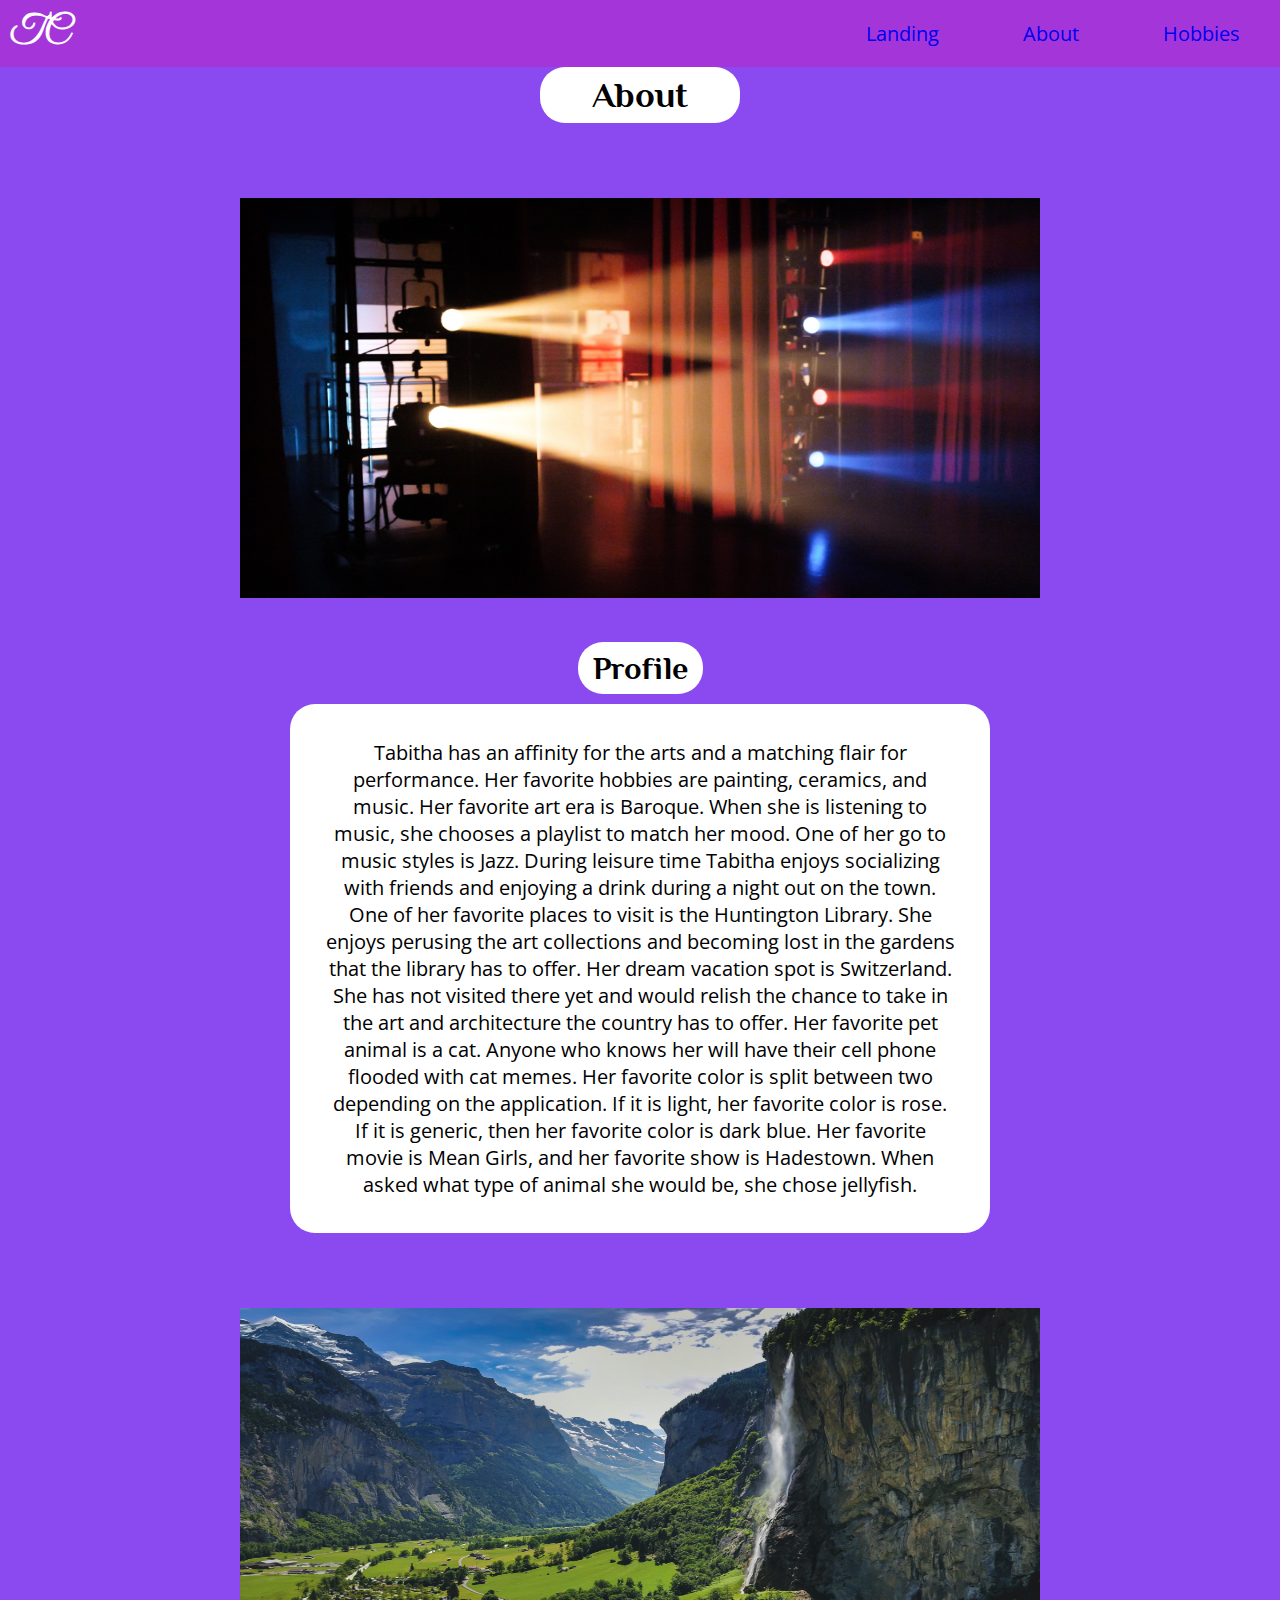
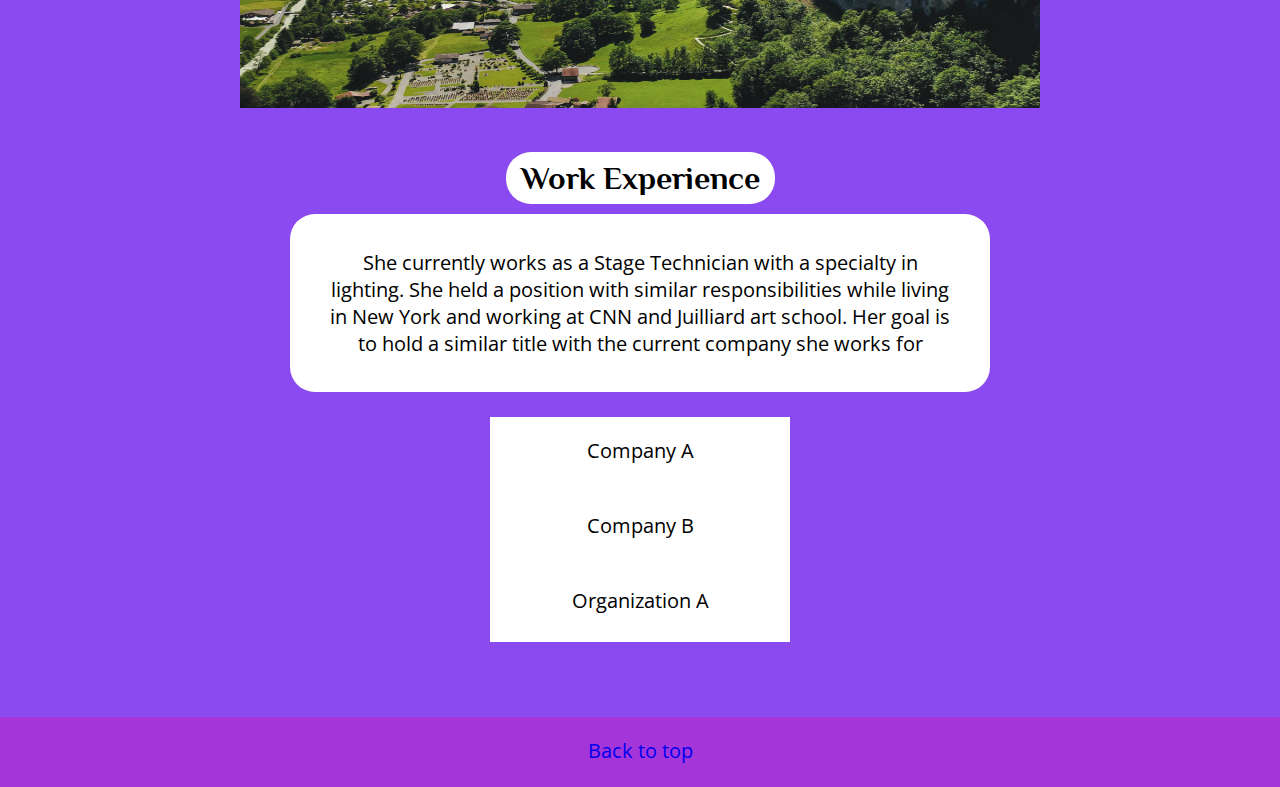
<file: about.html>
<!DOCTYPE html>
<html lang="en">
<head>
    <title>BioSite Landing</title>
    <link rel="stylesheet" href="biosite.css">
    <link rel="preconnect" href="https://fonts.googleapis.com">
    <link rel="preconnect" href="https://fonts.gstatic.com" crossorigin>
    <link href="https://fonts.googleapis.com/css2?family=Great+Vibes&family=Open+Sans:ital,wght@0,300;0,400;0,700;1,300;1,400;1,700&family=Philosopher:ital,wght@0,400;0,700;1,400;1,700&display=swap" rel="stylesheet">
</head>

<body>
    <header>
        <h3 class="logo" id="top">TC</h3>
        <nav>
            <ul class="menu_links">
                <li><a href="landing.html">Landing</a></li>
                <li><a href="about.html">About</a></li>
                <li><a href="hobbies.html">Hobbies</a></li>
            </ul>
        </nav>
    </header>
    <div id="container">
    <section>
        <h1 id="about">About</h1>
        <img id="job" src="Images/Backstage.jpg" alt="Picture of stage lighting">
        <div id="jobdesc">
            <h2>Profile</h2>
            <p>Tabitha has an affinity for the arts and a matching flair for performance. Her favorite hobbies are painting, ceramics, and music. Her favorite art era is Baroque. When she is listening to music, she chooses a playlist to match her mood. One of her go to music styles is Jazz. During leisure time Tabitha enjoys socializing with friends and enjoying a drink during a night out on the town. One of her favorite places to visit is the Huntington Library. She enjoys perusing the art collections and becoming lost in the gardens that the library has to offer.
                Her dream vacation spot is Switzerland. She has not visited there yet and would relish the chance to take in the art and architecture the country has to offer. Her favorite pet animal is a cat. Anyone who knows her will have their cell phone flooded with cat memes. Her favorite color is split between two depending on the application. If it is light, her favorite color is rose. If it is generic, then her favorite color is dark blue. Her favorite movie is Mean Girls, and her favorite show is Hadestown. When asked what type of animal she would be, she chose jellyfish.</p>
        </div>
    </section>
    <section>
        <img id="work" src="Images/Switzerland.jpg" alt="Picture of mountains in Switzerland">
        <div id="workdesc">
            <h2>Work Experience</h2>
            <p>She currently works as a Stage Technician with a specialty in lighting. She held a position with similar responsibilities while living in New York and working at CNN and Juilliard art school. Her goal is to hold a similar title with the current company she works for</p>
        </div>
        <div id="worklist">
            <ul id="workexp">
                <li>Company A</li>
                <li>Company B</li>
                <li>Organization A</li>
            </ul>
        </div>
    </section>
    </div>
    <footer>
        <div id="toplink">
            <a href="#about" id="toplink">Back to top</a>
        </div>
    </footer>
</body>
</html>
</file>
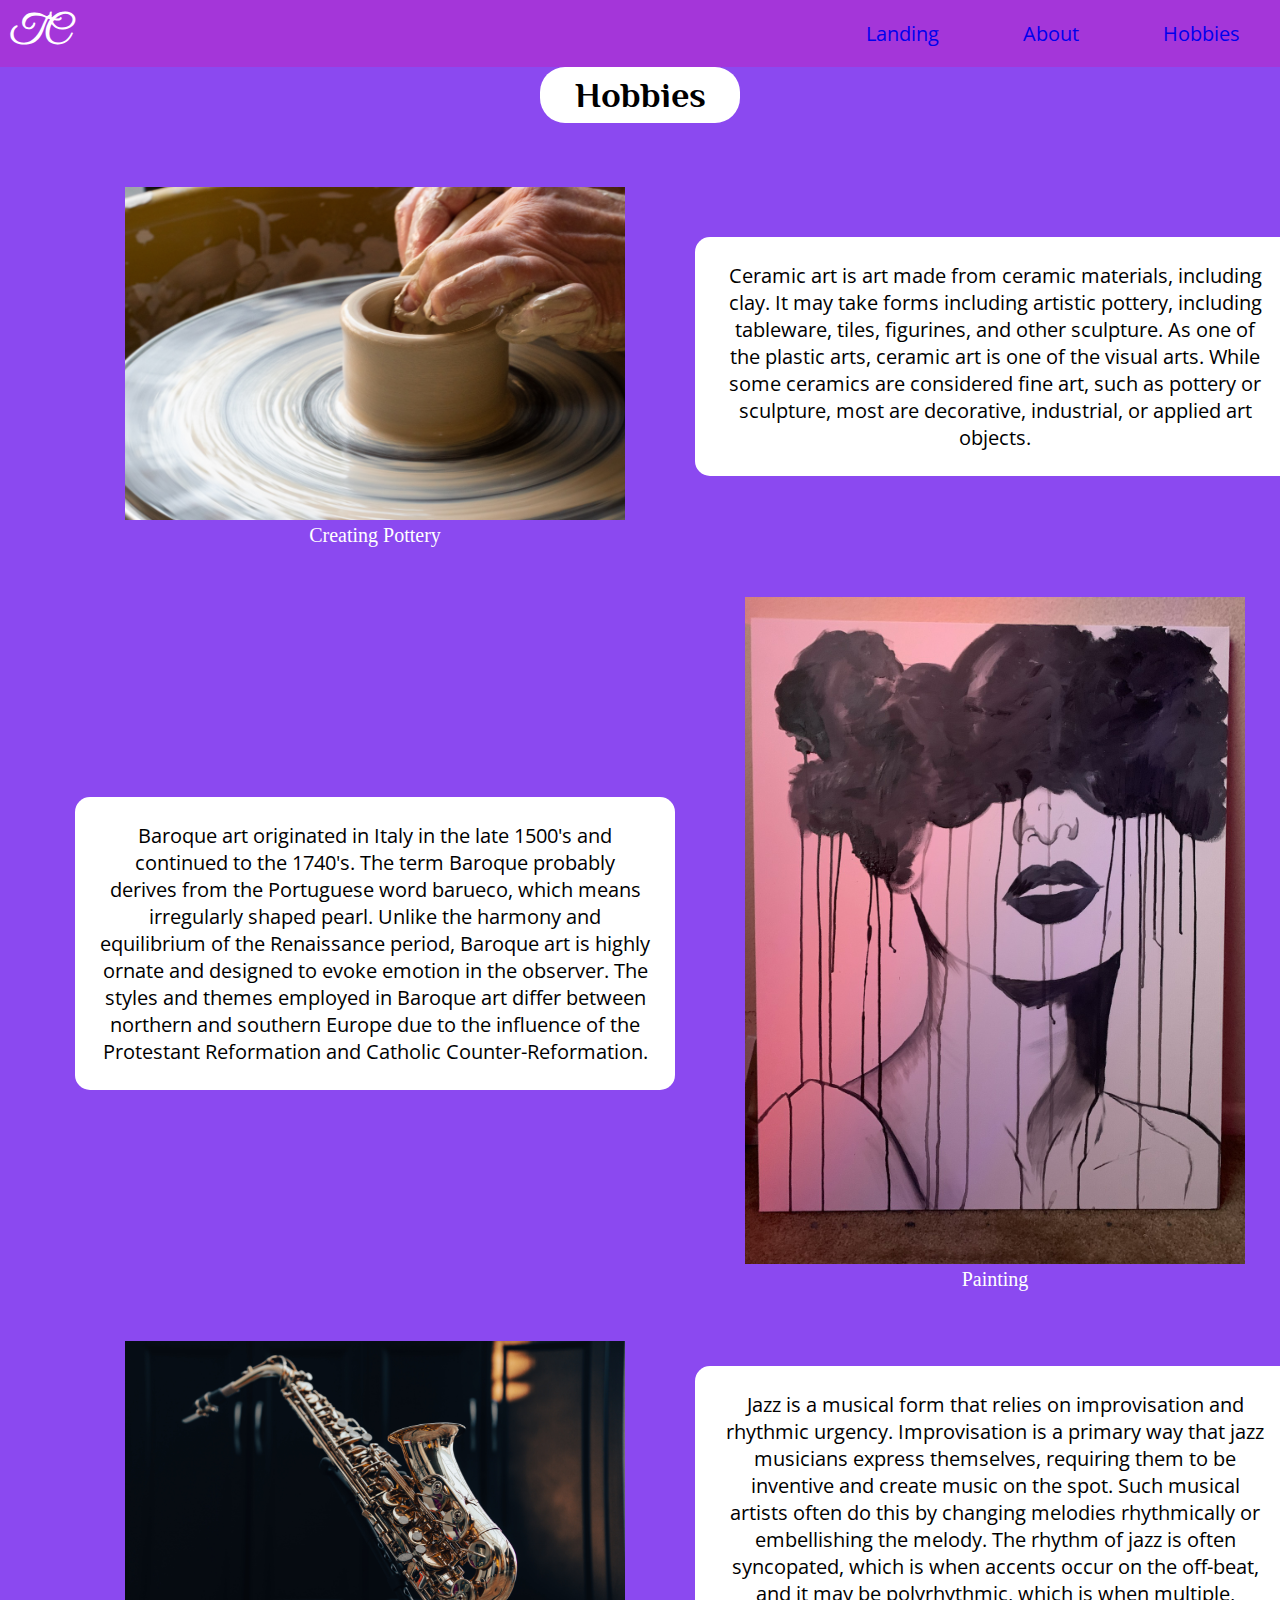
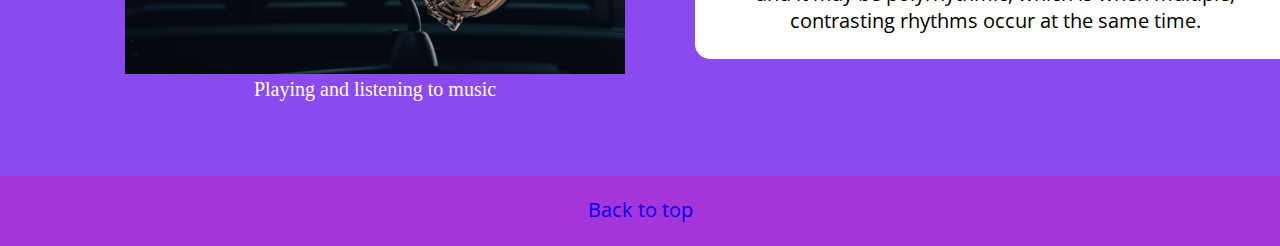
<file: hobbies.html>
<!DOCTYPE html>
<html lang="en">
<head>
    <title>BioSite Landing</title>
    <link rel="stylesheet" href="biosite.css">
    <link rel="preconnect" href="https://fonts.googleapis.com">
    <link rel="preconnect" href="https://fonts.gstatic.com" crossorigin>
    <link href="https://fonts.googleapis.com/css2?family=Great+Vibes&family=Open+Sans:ital,wght@0,300;0,400;0,700;1,300;1,400;1,700&family=Philosopher:ital,wght@0,400;0,700;1,400;1,700&display=swap" rel="stylesheet">
</head>

<body>
    <header>
        <h3 class="logo" id="top">TC</h3>
        <nav>
            <ul class="menu_links">
                <li><a href="landing.html">Landing</a></li>
                <li><a href="about.html">About</a></li>
                <li><a href="hobbies.html">Hobbies</a></li>
            </ul>
        </nav>
    </header>
    <h1 id="hobbytitle">Hobbies</h1>
    <div id="grid">
        <figure class="grid-item" id="fig1">
            <img src="Images/Ceramics.jpg" alt="Creating Pottery">
            <figcaption>Creating Pottery</figcaption>
        </figure>
        <p id="desc1">Ceramic art is art made from ceramic materials, including clay. It may take forms including artistic pottery, including tableware, tiles, figurines, and other sculpture. As one of the plastic arts, ceramic art is one of the visual arts. While some ceramics are considered fine art, such as pottery or sculpture, most are decorative, industrial, or applied art objects.</p>
        <figure class ="grid-item" id="fig2">
            <img src="Images/Painting.jpg" alt="Painting">
            <figcaption>Painting</figcaption>
        </figure>
        <p id="desc2">Baroque art originated in Italy in the late 1500's and continued to the 1740's. The term Baroque probably derives from the Portuguese word barueco, which means irregularly shaped pearl. Unlike the harmony and equilibrium of the Renaissance period, Baroque art is highly ornate and designed to evoke emotion in the observer. The styles and themes employed in Baroque art differ between northern and southern Europe due to the influence of the Protestant Reformation and Catholic Counter-Reformation.</p>
        <figure class ="grid-item" id="fig3">
            <img src="Images/Saxophone.jpg" alt="Saxophone">
            <figcaption>Playing and listening to music</figcaption>
        </figure>
        <p id="desc3">Jazz is a musical form that relies on improvisation and rhythmic urgency. Improvisation is a primary way that jazz musicians express themselves, requiring them to be inventive and create music on the spot. Such musical artists often do this by changing melodies rhythmically or embellishing the melody. The rhythm of jazz is often syncopated, which is when accents occur on the off-beat, and it may be polyrhythmic, which is when multiple, contrasting rhythms occur at the same time.</p>
    </div>
    <footer>
        <div id="toplink">
            <a href="#hobbytitle" id="toplink">Back to top</a>
        </div>
    </footer>
</body>
</html>
</file>
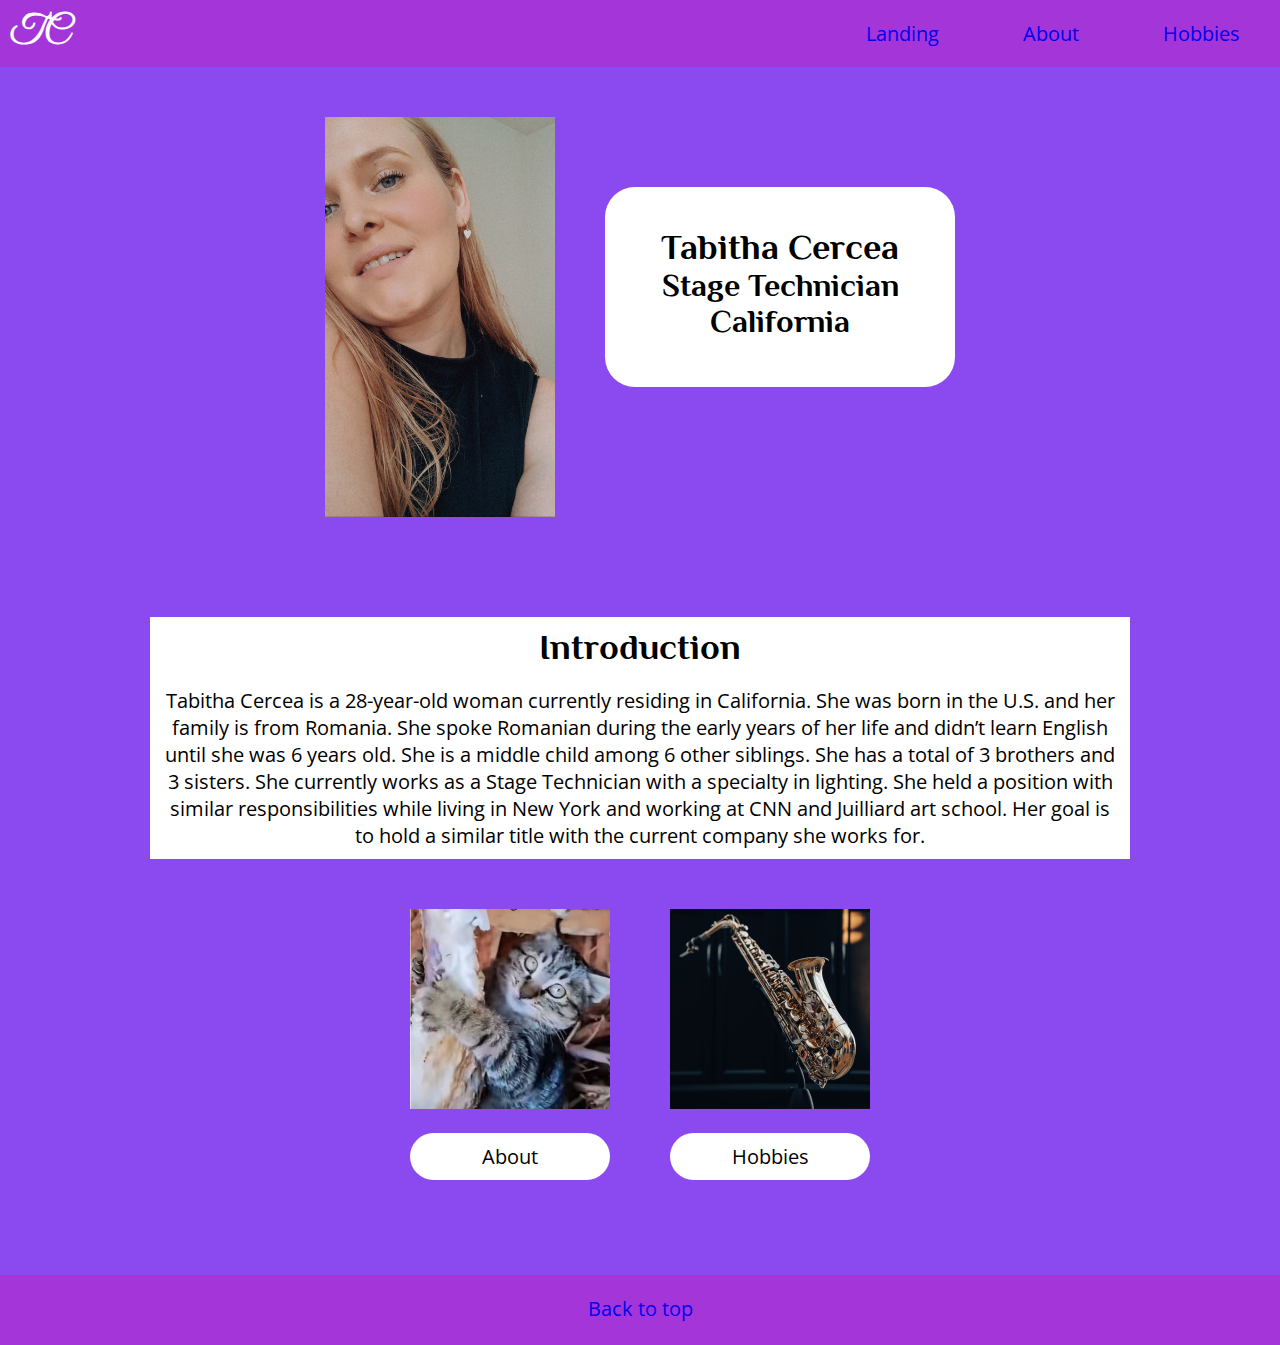
<file: landing.html>
<!DOCTYPE html>
<html lang="en">
<head>
    <title>BioSite Landing</title>
    <link rel="stylesheet" href="biosite.css">
    <link rel="preconnect" href="https://fonts.googleapis.com">
    <link rel="preconnect" href="https://fonts.gstatic.com" crossorigin>
    <link href="https://fonts.googleapis.com/css2?family=Great+Vibes&family=Open+Sans:ital,wght@0,300;0,400;0,700;1,300;1,400;1,700&family=Philosopher:ital,wght@0,400;0,700;1,400;1,700&display=swap" rel="stylesheet">
</head>

<body>
    <header>
        <h3 class="logo" id="top">TC</h3>
        <nav>
            <ul class="menu_links">
                <li><a href="landing.html">Landing</a></li>
                <li><a href="about.html">About</a></li>
                <li><a href="hobbies.html">Hobbies</a></li>
            </ul>
        </nav>
    </header>
    <section>
    <div class="profile_info">
        <img src="Images/Tab_Profile.jpg" alt="Tabitha's Profile Picture" id="profile_pic">
        <div class="profile_text">
            <h1>Tabitha Cercea</h1>
            <h2>Stage Technician</h2>
            <h2>California</h2>
        </div>
    </div>
    </section>
    <section>
    <div class="intro">
        <h1>Introduction</h1>
        <p>Tabitha Cercea is a 28-year-old woman currently residing in California. She was born in the U.S. and her family is from Romania. She spoke Romanian during the early years of her life and didn’t learn English until she was 6 years old. She is a middle child among 6 other siblings. She has a total of 3 brothers and 3 sisters.
            She currently works as a Stage Technician with a specialty in lighting. She held a position with similar responsibilities while living in New York and working at CNN and Juilliard art school. Her goal is to hold a similar title with the current company she works for.</p>
    </div>
    </section>
    <section>
    <figure class="img_links">
        <div class="about_link">
            <a href="about.html"><img src="Images/cat_link.jpg" alt="About webpage"></a>
            <p class="caption">About</p>
        </div>
        <div class="hobbies_link">
            <a href="hobbies.html"><img src="Images/saxophone_link.jpg" alt="Hobbies webpage"></a>
            <p class="caption">Hobbies</p>
        </div>
    </figure>
    </section>
    <footer>
        <div id="toplink">
            <a href="#profile_pic" id="toplink">Back to top</a>
        </div>
    </footer>
</body>
</html>
</file>
<file: biosite.css>
/*
font-family: 'Great Vibes', cursive;
font-family: 'Open Sans', sans-serif;
font-family: 'Philosopher', sans-serif;
*/

/* Landing CSS*/
* {
    box-sizing: border-box;
    margin: 0;
    padding: 0;
    background-color: #8B49F0;
}

p {
    font-family: 'Open Sans', sans-serif;
    font-size: 20px;
    text-align: center;
}

header {
    display: flex;
    justify-content: flex-end;
    align-items: right;
    background-color: #a436d9;
    width: 100%;
}

nav {
    background-color: #a436d9;
}

a{
    text-decoration: none;
}

.logo {
    list-style-type: none;
    display: inline-block;
    font-family: 'Great Vibes', sans-serif;
    font-size: 36px;
    color: #fff;
    margin-right: auto;
    padding: 10px 10px;
    background-color: #a436d9;
}

h1 {
    font-size: 36px;
}

h2 {
    font-size: 32px;

}

h1, h2 {
    font-family: 'Philosopher', sans-serif;
}

.menu_links {
    list-style-type: none;
}

.menu_links li {
    display: inline-block;
}

.profile_info {
    margin-top: 100px;
}

#profile_pic {
    height: 400px;
    width: 230px;
}

nav ul {
    background-color: #a436d9;
}

a:hover {
    background-color: #fff;
    transition: 0.3s;
}

.menu_links li, .menu_links a {
    font-family: 'Open Sans', sans-serif;
    font-size: 20px;
    text-decoration: none;
    padding: 20px;
    background-color: #a436d9;
}

a:visited {
    color: #fff;
}

a:hover {
    color: #ee3ef8;
}

.profile_info {
    display: flex;
    margin: auto;
    padding: 50px;
    justify-content: center;
}

.profile_text {
    height: 200px;
    width: 350px;
    background-color: #fff;
    border-radius: 30px;
    text-align: center;
    margin-top: 70px;
    margin-left: 50px;
    padding: 40px;
}

.profile_text h1, h2 {
    background-color: #fff;
}

.intro {
    text-align: center;
    padding: 50px 150px 50px 150px;
}

.intro h1, p {
    background-color: #fff;
    padding: 10px;
}

.img_links {
    margin: auto;
    padding: 10;
    display: flex;
    justify-content: center;
}

.hobbies_link {
    margin-left: 30px;
}

.about_link {
    margin-right: 30px;
}

.about_link img {
    width: 200px;
    height: 200px;
}

.hobbies_link img {
    width: 200px;
    height: 200px;
}

.about_link a, .hobbies_link a {
background-color: #8B49F0;
}

.caption {
    padding: 10px;
    border-radius: 50px;
    text-align: center;
    margin-top: 20px;
    margin-bottom: 20px;
}

#toplink a {
    font-family: 'Open Sans', sans-serif;
    font-size: 20px;
}

/* CSS About */
#container {
    text-align: center;
    margin: auto;
    padding: 0;
}

#about {
    background-color: #fff;
    width: 200px;
    height: fit-content;
    padding: 8px 15px;
    border-radius: 25px;
    margin: auto;
}

#job, #work {
    width: 800px;
    height: 400px;
    margin: 40px;
    margin-top: 75px;
}

#jobdesc, #workdesc {
    margin: auto;
    max-width: fit-content;
    max-height: fit-content;
}

#jobdesc h2, #workdesc h2 {
    width: fit-content;
    padding: 8px 15px;
    margin: auto;
    margin-bottom: 10px;
    border-radius: 25px;
}

#jobdesc p, #workdesc p {
    width: 700px;
    padding: 35px;
    border-radius: 25px;
}

#workexp li {
    font-family: 'Open Sans', sans-serif;
    font-size: 20px;
    color: #000;
    background-color: #fff;
    width: 300px;
    height: 75px;
    text-align: center;
    margin: auto;
    list-style-type: none;
    padding-top: 20px;
}

#workexp {
    margin-top: 25px;
    margin-bottom: 10px;
}

/* CSS Hobbies */

#hobbytitle {
    background-color: #fff;
    width: 200px;
    height: fit-content;
    padding: 8px 15px;
    border-radius: 25px;
    margin: auto;
    text-align: center;
}

#grid {
    display: grid;
    grid-template-columns: auto auto auto;
    row-gap: 50px;
    column-gap: 10px;
    margin-top: 5%;
    margin-bottom: 5%;
}

.grid-item {
    text-align: center;
}

.grid-item img {
    width: 500px;
}

#fig1 {
    grid-row: 1;
    grid-column: 1;
    margin-left: 75px;
}

#desc1 {
    grid-row: 1;
    grid-column: 3;
    margin-top: 50px;
}

#fig2 {
    grid-row: 2;
    grid-column: 3;
}

#desc2 {
    grid-row: 2;
    grid-column: 1;
    margin-left: 75px;
    margin-top: 200px;
}

#fig3 {
    grid-row: 3;
    grid-column: 1;
    margin-left: 75px;
}

#desc3 {
    grid-row: 3;
    grid-column: 3;
    margin-top: 25px;
}

#grid p {
    width: 600px;
    height: fit-content;
    padding: 25px;
    border-radius: 15px;
}

.grid-item figcaption {
    color: #fff;
    font-size: 1.25em;
    text-align: center;
}

footer {
    background-color: #a436d9;
    width: 100%;
    height: 70px;
    margin-top: 75px;
}

#toplink {
    width: 100%;
    background-color: #a436d9;
    text-align: center;
    height: auto;
    padding-top: 20px;
}
</file>
